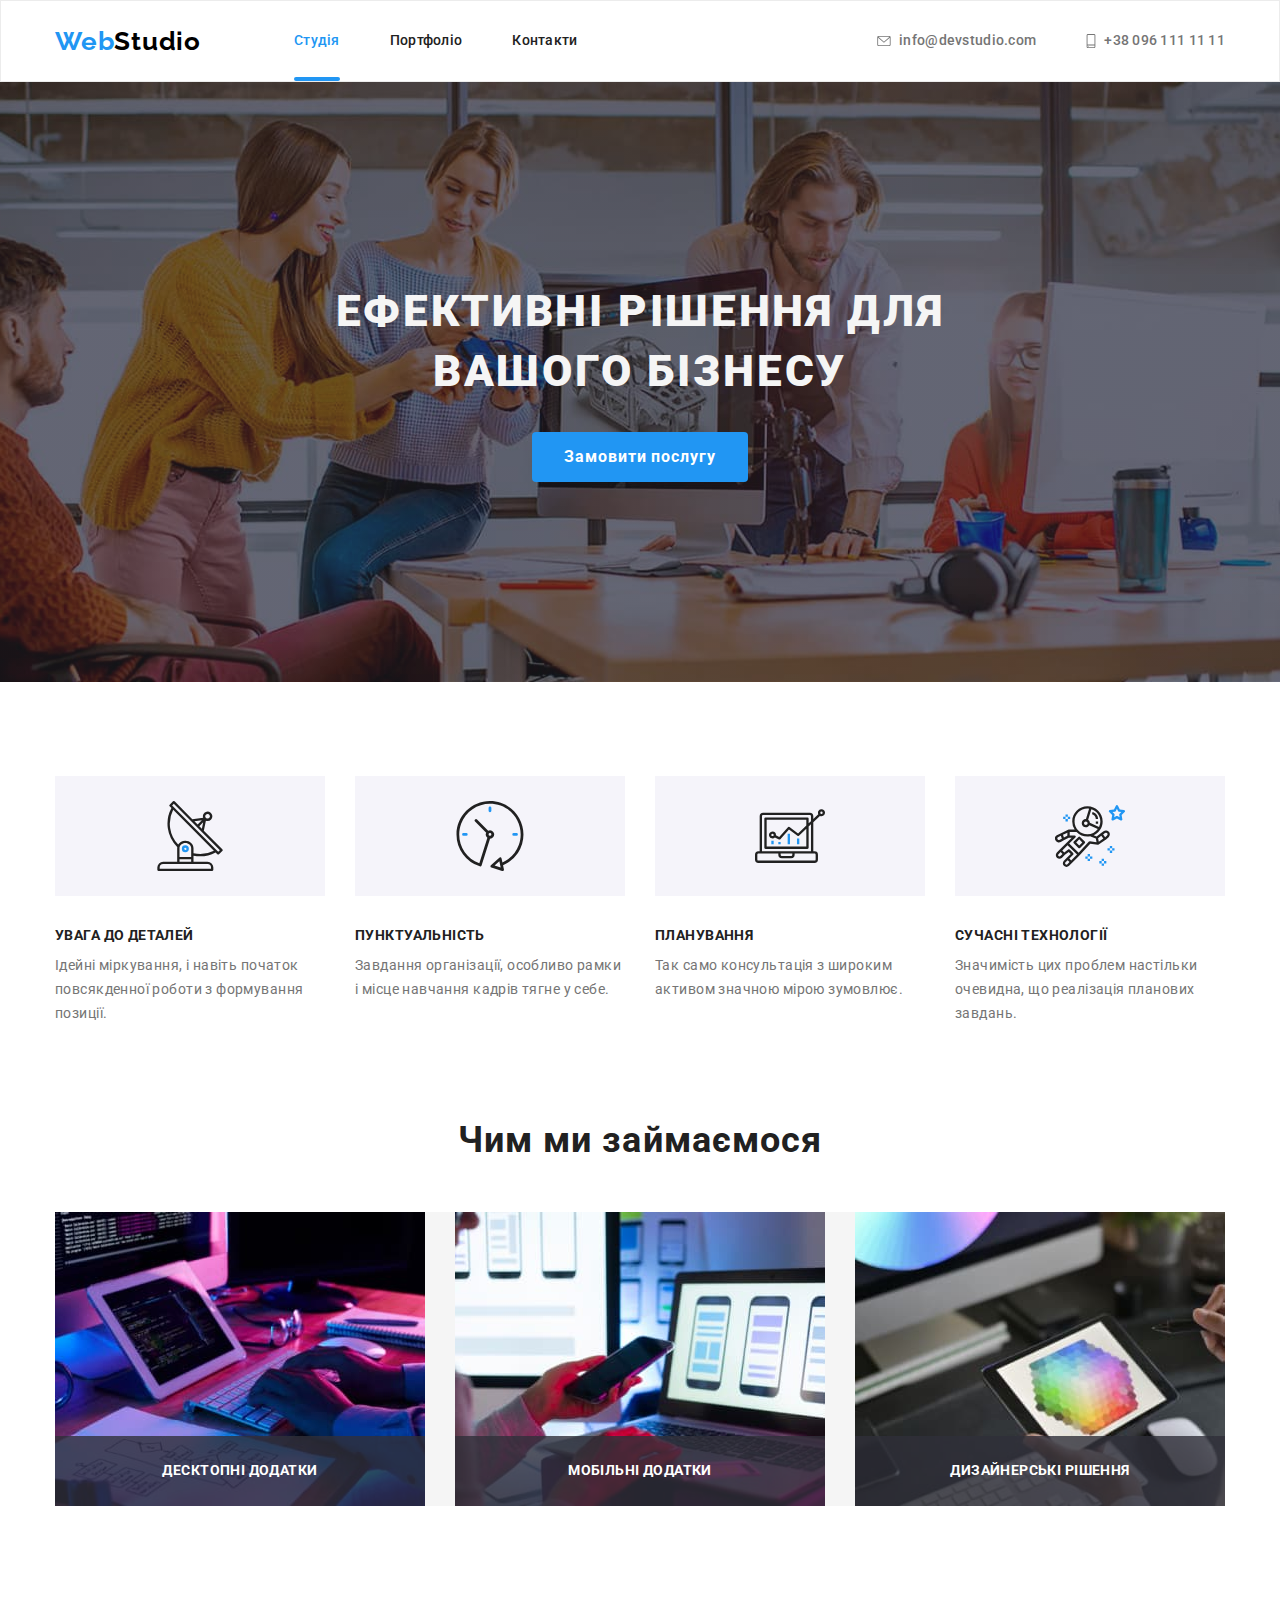
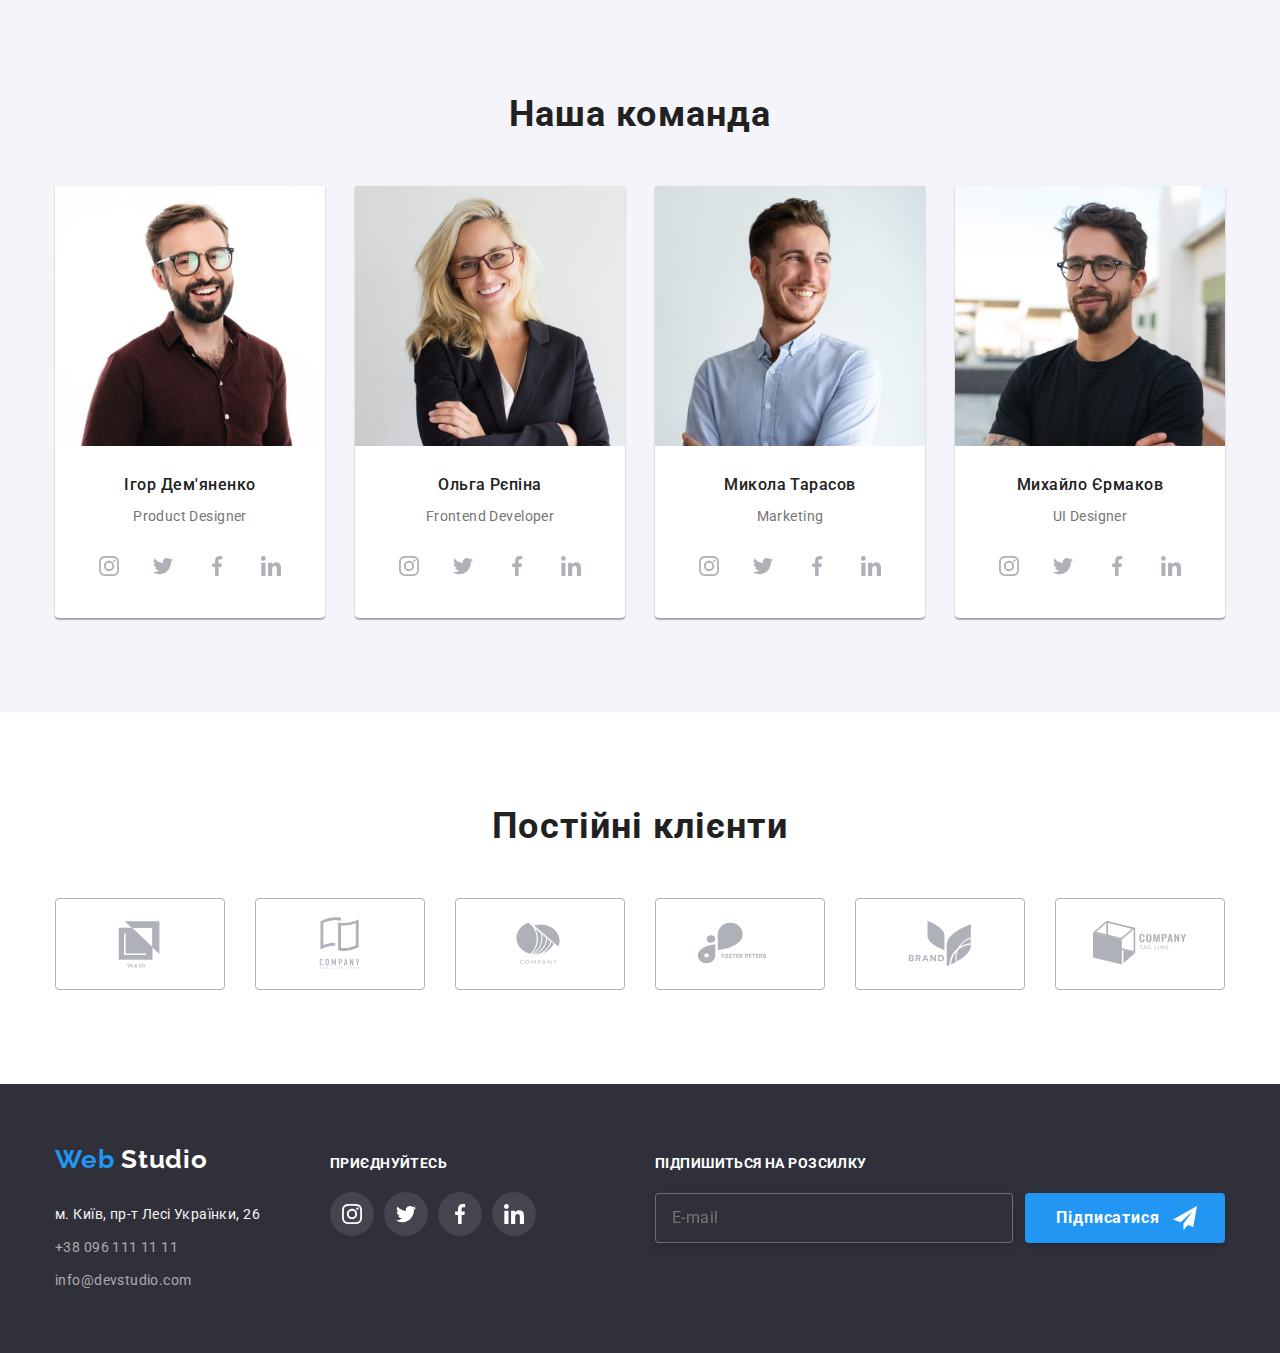
<file: index.html>
<!DOCTYPE html>
<html lang="uk">
  <head>
    <meta charset="UTF-8" />
    <meta http-equiv="X-UA-Compatible" content="IE=edge" />
    <meta name="viewport" content="width=device-width, initial-scale=1.0" />
    <title>goit-marup-hw-08</title>
    <link rel="preconnect" href="https://fonts.googleapis.com" />
    <link rel="preconnect" href="https://fonts.gstatic.com" crossorigin />
    <link
      href="https://fonts.googleapis.com/css2?family=Raleway:wght@700&family=Roboto:wght@400;500;700;900&display=swap"
      rel="stylesheet"
    />
    <link
      rel="stylesheet"
      href="https://cdnjs.cloudflare.com/ajax/libs/modern-normalize/1.1.0/modern-normalize.css"
      integrity="sha512-Y0MM+V6ymRKN2zStTqzQ227DWhhp4Mzdo6gnlRnuaNCbc+YN/ZH0sBCLTM4M0oSy9c9VKiCvd4Jk44aCLrNS5Q=="
      crossorigin="anonymous"
      referrerpolicy="no-referrer"
    />

    <link rel="stylesheet" href="./css/main.min.css" />
  </head>

  <body>
    <header class="header">
      <div class="container main-nav">
        <a href="index.html" class="logo"
          ><span class="logo-style">Web</span>Studio</a
        >
        <nav>
          <ul class="navigation list">
            <li>
              <a href="./index.html" class="navigation__link link current">
                Студія
              </a>
            </li>
            <li>
              <a href="./portfolio.html" class="navigation__link link">
                Портфоліо
              </a>
            </li>
            <li>
              <a href="./index.html" class="navigation__link link">Контакти</a>
            </li>
          </ul>
        </nav>
        <ul class="contact list">
          <li class="contact__items">
            <a href="mailto:info@devstudio.com" class="contact__link link">
              <svg class="contact__icons" width="14" height="10">
                <use href="./images/icons.svg#icon-envelope"></use>
              </svg>
              info@devstudio.com
            </a>
          </li>
          <li class="contact__items">
            <a href="tel:+380961111111" class="contact__link link">
              <svg class="contact__icons" width="10" height="14">
                <use href="./images/icons.svg#icon-smartphone"></use>
              </svg>
              +38 096 111 11 11
            </a>
          </li>
        </ul>
        <button type="button" class="menu-open">
          <svg class="button-icons" width="24" height="16">
            <use class="icon-menu" href="./images/icons.svg#icon-menu"></use>
          </svg>
        </button>
        <div></div>
      </div>
      <div class="mobile-menu is-hidden">
        <div class="menu-content">
          <div>
            <button type="button" class="menu-close">
              <svg class="button-icons" width="40" height="40">
                <use
                  class="icon-close"
                  href="./images/icons.svg#icon-close"
                ></use>
              </svg>
            </button>
            <nav>
              <ul class="mob-navigation list">
                <li>
                  <a
                    href="./index.html"
                    class="mob-navigation__link link mob-current"
                  >
                    Студія
                  </a>
                </li>
                <li>
                  <a href="./portfolio.html" class="mob-navigation__link link">
                    Портфоліо
                  </a>
                </li>
                <li>
                  <a href="./index.html" class="mob-navigation__link link">
                    Контакти
                  </a>
                </li>
              </ul>
            </nav>
          </div>
          <div>
          <div>
            <ul class="mob-contact list">
              <li class="mob-contact__items">
                <a href="tel:+380961111111" class="mob-contact__link link">
                  +38 096 111 11 11
                </a>
              </li>
            </ul>
          </div>
          <div>
            <ul class="mob-mail list">
              <li class="mob-mail__items">
                <a href="mailto:info@devstudio.com" class="mob-mail__link link">
                  info@devstudio.com
                </a>
              </li>
            </ul>
          </div>
          <div>
            <ul class="mob-social list">
              <li class="mob-social__items">
                <a
                  href="http://www.instagram.com"
                  class="mob-social__link link"
                >
                  Instagram
                </a>
                <a href="http://www.twitter.com" class="mob-social__link link">
                  Twitter
                </a>
                <a href="http://www.facebook.com" class="mob-social__link link">
                  Facebook
                </a>
                <a href="http://www.linkedin.com" class="mob-social__link link">
                  LinkedIn
                </a>
              </li>
              <li class="mob-social__items"></li>
              <li class="mob-social__items"></li>
              <li class="mob-social__items"></li>
            </ul>
          </div>
          </div>
        </div>
      </div>
    </header>
    <main>
      <section class="hero">
        <div class="container">
          <h1 class="hero__title">
            Ефективні рішення для
            <br />
            вашого бізнесу
          </h1>
          <button class="btn" data-modal-open type="button">
            Замовити послугу
          </button>
        </div>
      </section>
      <section class="feature">
        <div class="container">
          <h2 class="visually-hidden">Особливості</h2>
          <ul class="feature__list">
            <li class="feature__item">
              <div class="feature__image">
                <svg class="feature__icons" width="70" height="70">
                  <use href="./images/icons.svg#icon-antenna"></use>
                </svg>
              </div>
              <h3 class="title">УВАГА ДО ДЕТАЛЕЙ</h3>
              <p class="text">
                Ідейні міркування, і навіть початок повсякденної роботи з
                формування позиції.
              </p>
            </li>
            <li class="feature__item">
              <div class="feature__image">
                <svg class="feature__icons" width="70" height="70">
                  <use href="./images/icons.svg#icon-clock"></use>
                </svg>
              </div>
              <h3 class="title">ПУНКТУАЛЬНІСТЬ</h3>
              <p class="text">
                Завдання організації, особливо рамки і місце навчання кадрів
                тягне у себе.
              </p>
            </li>
            <li class="feature__item">
              <div class="feature__image">
                <svg class="feature__icons" width="70" height="70">
                  <use href="./images/icons.svg#icon-diagram"></use>
                </svg>
              </div>
              <h3 class="title">ПЛАНУВАННЯ</h3>
              <p class="text">
                Так само консультація з широким активом значною мірою зумовлює.
              </p>
            </li>
            <li class="feature__item">
              <div class="feature__image">
                <svg class="feature__icons" width="70" height="70">
                  <use href="./images/icons.svg#icon-astronaut"></use>
                </svg>
              </div>
              <h3 class="title">СУЧАСНІ ТЕХНОЛОГІЇ</h3>
              <p class="text">
                Значимість цих проблем настільки очевидна, що реалізація
                планових завдань.
              </p>
            </li>
          </ul>
        </div>
      </section>
      <section class="section image">
        <div class="container">
          <h2 class="pretitle">Чим ми займаємося</h2>
          <ul class="image__list">
            <li>
              <div class="image__thumb">
                <picture>
                  <source
                    srcset="
                      ./images/img1-desktop1x.jpg 1x,
                      ./images/img1-desktop2x.jpg 2x
                    "
                    media="(min-width:1200px)"
                  />
                  <img
                    width="370"
                    src="./images/img1-desktop1x.jpg"
                    alt="чоловік працює на планшеті з клавіатурою"
                  />
                </picture>
                <p class="image__desc">Десктопні додатки</p>
              </div>
            </li>
            <li>
              <div class="image__thumb">
                <picture>
                  <source
                    srcset="
                      ./images/img2-desktop1x.jpg 1x,
                      ./images/img2-desktop2x.jpg 2x
                    "
                    media="(min-width:1200px)"
                  />
                  <img
                    width="370"
                    src="./images/img2-desktop1x.jpg"
                    alt="дівчина працює на ноутбуці з смартфоном"
                  />
                </picture>
                <p class="image__desc">Мобільні додатки</p>
              </div>
            </li>
            <li>
              <div class="image__thumb">
                <picture>
                  <source
                    srcset="
                      ./images/img3-desktop1x.jpg 1x,
                      ./images/img3-desktop2x.jpg 2x
                    "
                    media="(min-width:1200px)"
                  />
                  <img
                    width="370"
                    src="./images/img3-desktop1x.jpg"
                    alt="вибір кольору на планшеті"
                  />
                </picture>
                <p class="image__desc">Дизайнерські рішення</p>
              </div>
            </li>
          </ul>
        </div>
      </section>
      <section class="section people-info">
        <div class="container">
          <h2 class="pretitle">Наша команда</h2>
          <ul class="people-info__list">
            <li class="people-info__items">
              <picture>
                <source
                  srcset="
                    ./images/people/IhorDemyanenko-decktop1x.jpg 1x,
                    ./images/people/IhorDemyanenko-decktop2x.jpg 2x
                  "
                  media="(min-width:1200px)"
                />
                <source
                  srcset="
                    ./images/people/IhorDemyanenko-tablet1x.jpg 1x,
                    ./images/people/IhorDemyanenko-tablet2x.jpg 2x
                  "
                  media="(min-width:768px)"
                />
                <source
                  srcset="
                    ./images/people/IhorDemyanenko-mobile1x.jpg 1x,
                    ./images/people/IhorDemyanenko-mobile2x.jpg 2x
                  "
                  media="(min-width:480px)"
                />
                <img
                  srcset="
                    ./images/people/IhorDemyanenko-mobile1x.jpg 1x,
                    ./images/people/IhorDemyanenko-mobile2x.jpg 2x
                  "
                  width="270"
                  src="./images/people/IhorDemyanenko-mobile1x.jpg"
                  alt="Ігор Дем'яненко"
                />
              </picture>

              <div class="people-info__thumb">
                <h3 class="subtitle">Ігор Дем'яненко</h3>
                <p class="text">Product Designer</p>

                <ul class="people-social__list">
                  <li class="people-social__items">
                    <a href="#" class="people-social__link link">
                      <svg class="people-social__icons" width="20" height="20">
                        <use href="./images/icons.svg#icon-instagram"></use>
                      </svg>
                    </a>
                  </li>
                  <li class="people-social__items">
                    <a href="#" class="people-social__link link">
                      <svg class="people-social__icons" width="20" height="20">
                        <use href="./images/icons.svg#icon-twitter"></use>
                      </svg>
                    </a>
                  </li>
                  <li class="people-social__items">
                    <a href="#" class="people-social__link link">
                      <svg class="people-social__icons" width="20" height="20">
                        <use href="./images/icons.svg#icon-facebook"></use>
                      </svg>
                    </a>
                  </li>
                  <li class="people-social__items">
                    <a href="#" class="people-social__link link">
                      <svg class="people-social__icons" width="20" height="20">
                        <use href="./images/icons.svg#icon-linkedin"></use>
                      </svg>
                    </a>
                  </li>
                </ul>
              </div>
            </li>
            <li class="people-info__items">
              <picture>
                <source
                  srcset="
                    ./images/people/OlgaRepina-desktop1x.jpg 1x,
                    ./images/people/OlgaRepina-desktop2x.jpg 2x
                  "
                  media="(min-width: 1200px)"
                />
                <source
                  srcset="
                    ./images/people/OlgaRepina-tablet1x.jpg 1x,
                    ./images/people/OlgaRepina-tablet2x.jpg 2x
                  "
                  media="(min-width: 768px)"
                />
                <source
                  srcset="
                    ./images/people/OlgaRepina-mobile1x.jpg 1x,
                    ./images/people/OlgaRepina-mobile2x.jpg 2x
                  "
                  media="(min-width: 480px)"
                />
                <img
                  srcset="
                    ./images/people/OlgaRepina-mobile1x.jpg 1x,
                    ./images/people/OlgaRepina-mobile2x.jpg 2x
                  "
                  width="270"
                  src="./images/people/OlgaRepina-mobile1x.jpg"
                  alt="Ольга Рєпіна"
                />
              </picture>

              <div class="people-info__thumb">
                <h3 class="subtitle">Ольга Рєпіна</h3>
                <p class="text">Frontend Developer</p>

                <ul class="people-social__list">
                  <li class="people-social__items">
                    <a href="#" class="people-social__link link">
                      <svg class="people-social__icons" width="20" height="20">
                        <use href="./images/icons.svg#icon-instagram"></use>
                      </svg>
                    </a>
                  </li>
                  <li class="people-social__items">
                    <a href="#" class="people-social__link link">
                      <svg class="people-social__icons" width="20" height="20">
                        <use href="./images/icons.svg#icon-twitter"></use>
                      </svg>
                    </a>
                  </li>
                  <li class="people-social__items">
                    <a href="#" class="people-social__link link">
                      <svg class="people-social__icons" width="20" height="20">
                        <use href="./images/icons.svg#icon-facebook"></use>
                      </svg>
                    </a>
                  </li>
                  <li class="people-social__items">
                    <a href="#" class="people-social__link link">
                      <svg class="people-social__icons" width="20" height="20">
                        <use href="./images/icons.svg#icon-linkedin"></use>
                      </svg>
                    </a>
                  </li>
                </ul>
              </div>
            </li>
            <li class="people-info__items">
              <picture>
                <source
                  srcset="
                    ./images/people/MykolaTarasov-desktop1x.jpg 1x,
                    ./images/people/MykolaTarasov-desktop2x.jpg 2x
                  "
                  media="(min-width: 1200px)"
                />
                <source
                  srcset="
                    ./images/people/MykolaTarasov-tablet1x.jpg 1x,
                    ./images/people/MykolaTarasov-tablet2x.jpg 2x
                  "
                  media="(min-width: 768px)"
                />
                <source
                  srcset="
                    ./images/people/MykolaTarasov-mobile1x.jpg 1x,
                    ./images/people/MykolaTarasov-mobile2x.jpg 2x
                  "
                  media="(min-width: 480px)"
                />
                <img
                  srcset="
                    ./images/people/MykolaTarasov-mobile1x.jpg 1x,
                    ./images/people/MykolaTarasov-mobile2x.jpg 2x
                  "
                  width="270"
                  src="./images/people/MykolaTarasov-mobile1x.jpg"
                  alt="Микола Тарасов"
                />
              </picture>

              <div class="people-info__thumb">
                <h3 class="subtitle">Микола Тарасов</h3>
                <p class="text">Marketing</p>

                <ul class="people-social__list">
                  <li class="people-social__items">
                    <a href="#" class="people-social__link link">
                      <svg class="people-social__icons" width="20" height="20">
                        <use href="./images/icons.svg#icon-instagram"></use>
                      </svg>
                    </a>
                  </li>
                  <li class="people-social__items">
                    <a href="#" class="people-social__link link">
                      <svg class="people-social__icons" width="20" height="20">
                        <use href="./images/icons.svg#icon-twitter"></use>
                      </svg>
                    </a>
                  </li>
                  <li class="people-social__items">
                    <a href="#" class="people-social__link link">
                      <svg class="people-social__icons" width="20" height="20">
                        <use href="./images/icons.svg#icon-facebook"></use>
                      </svg>
                    </a>
                  </li>
                  <li class="people-social__items">
                    <a href="#" class="people-social__link link">
                      <svg class="people-social__icons" width="20" height="20">
                        <use href="./images/icons.svg#icon-linkedin"></use>
                      </svg>
                    </a>
                  </li>
                </ul>
              </div>
            </li>
            <li class="people-info__items">
              <picture>
                <source
                  srcset="
                    ./images/people/MykhailoYermakov-desktop1x.jpg 1x,
                    ./images/people/MykhailoYermakov-desktop2x.jpg 2x
                  "
                  media="(min-width: 1200px)"
                />
                <source
                  srcset="
                    ./images/people/MykhailoYermakov-tablet1x.jpg 1x,
                    ./images/people/MykhailoYermakov-tablet2x.jpg 2x
                  "
                  media="(min-width: 768px)"
                />
                <source
                  srcset="
                    ./images/people/MykhailoYermakov-mobile1x.jpg 1x,
                    ./images/people/MykhailoYermakov-mobile2x.jpg 2x
                  "
                  media="(min-width: 480px)"
                />
                <img
                  srcset="
                    ./images/people/MykhailoYermakov-mobile1x.jpg 1x,
                    ./images/people/MykhailoYermakov-mobile2x.jpg 2x
                  "
                  width="270"
                  src="./images/people/MykhailoYermakov-mobile1x.jpg"
                  alt="Михайло Єрмаков"
                />
              </picture>

              <div class="people-info__thumb">
                <h3 class="subtitle">Михайло Єрмаков</h3>
                <p class="text">UI Designer</p>

                <ul class="people-social__list">
                  <li class="people-social__items">
                    <a href="#" class="people-social__link link">
                      <svg class="people-social__icons" width="20" height="20">
                        <use href="./images/icons.svg#icon-instagram"></use>
                      </svg>
                    </a>
                  </li>
                  <li class="people-social__items">
                    <a href="#" class="people-social__link link">
                      <svg class="people-social__icons" width="20" height="20">
                        <use href="./images/icons.svg#icon-twitter"></use>
                      </svg>
                    </a>
                  </li>
                  <li class="people-social__items">
                    <a href="#" class="people-social__link link">
                      <svg class="people-social__icons" width="20" height="20">
                        <use href="./images/icons.svg#icon-facebook"></use>
                      </svg>
                    </a>
                  </li>
                  <li class="people-social__items">
                    <a href="#" class="people-social__link link">
                      <svg class="people-social__icons" width="20" height="20">
                        <use href="./images/icons.svg#icon-linkedin"></use>
                      </svg>
                    </a>
                  </li>
                </ul>
              </div>
            </li>
          </ul>
        </div>
      </section>
      <section class="section clients">
        <div class="container">
          <h2 class="pretitle">Постійні клієнти</h2>
          <ul class="clients__list">
            <li class="clients__items">
              <a href="#" class="clients__link link">
                <svg class="clients__icons">
                  <use href="./images/icons.svg#icon-logo1"></use>
                </svg>
              </a>
            </li>
            <li class="clients__items">
              <a href="#" class="clients__link link">
                <svg class="clients__icons">
                  <use href="./images/icons.svg#icon-logo2"></use>
                </svg>
              </a>
            </li>
            <li class="clients__items">
              <a href="#" class="clients__link link">
                <svg class="clients__icons">
                  <use href="./images/icons.svg#icon-logo3"></use>
                </svg>
              </a>
            </li>
            <li class="clients__items">
              <a href="#" class="clients__link link">
                <svg class="clients__icons">
                  <use href="./images/icons.svg#icon-logo4"></use>
                </svg>
              </a>
            </li>
            <li class="clients__items">
              <a href="#" class="clients__link link">
                <svg class="clients__icons">
                  <use href="./images/icons.svg#icon-logo5"></use>
                </svg>
              </a>
            </li>
            <li class="clients__items">
              <a href="#" class="clients__link link">
                <svg class="clients__icons">
                  <use href="./images/icons.svg#icon-logo6"></use>
                </svg>
              </a>
            </li>
          </ul>
        </div>
      </section>
    </main>
    <footer class="page-footer">
      <div class="page-footer__container container">
        <div class="adress">
          <a href="index.html" class="logo logo-color">
            <span class="logo-style">Web</span>
            Studio
          </a>
          <address>
            <ul class="adress__list">
              <li class="adress__item">
                <a href="" class="adress__sity">
                  м. Київ, пр-т Лесі Українки, 26
                </a>
              </li>
              <li class="adress__item">
                <a href="tel:+380961111111" class="adress__text">
                  +38 096 111 11 11
                </a>
              </li>
              <li class="adress__item">
                <a href="mailto:info@devstudio.com" class="adress__text">
                  info@devstudio.com
                </a>
              </li>
            </ul>
          </address>
        </div>
        <div class="social">
          <p class="social__title">приєднуйтесь</p>
          <ul class="social__list">
            <li class="social__items">
              <a href="#" class="social__link link">
                <svg class="social__icons" width="20" height="20">
                  <use href="./images/icons.svg#icon-instagram"></use>
                </svg>
              </a>
            </li>
            <li class="social__items">
              <a href="#" class="social__link link">
                <svg class="social__icons" width="20" height="20">
                  <use href="./images/icons.svg#icon-twitter"></use>
                </svg>
              </a>
            </li>
            <li class="social__items">
              <a href="#" class="social__link link">
                <svg class="social__icons" width="20" height="20">
                  <use href="./images/icons.svg#icon-facebook"></use>
                </svg>
              </a>
            </li>
            <li class="social__items">
              <a href="#" class="social__link link">
                <svg class="social__icons" width="20" height="20">
                  <use href="./images/icons.svg#icon-linkedin"></use>
                </svg>
              </a>
            </li>
          </ul>
        </div>
        <div class="subscribe">
          <form class="subscribe__form">
            <label for="subscribe-email" class="subscribe__label">
              ПІДПИШИТЬСЯ НА РОЗСИЛКУ
            </label>
            <div class="subscribe__wrapper">
              <input
                class="subscribe__input"
                type="email"
                placeholder="E-mail"
                name="newsletter subscription"
                id="subscribe-email"
              />
              <button class="subscribe__btn" type="submit">
                Підписатися
                <svg class="subscribe__icons" width="24" height="24">
                  <use href="./images/icons.svg#icon-iconsend"></use>
                </svg>
              </button>
            </div>
          </form>
        </div>
      </div>
    </footer>

    <div class="backdrop is-hidden" data-modal>
      <div class="modal">
        <p class="modal__title">Залиште свої дані, ми вам передзвонимо</p>
        <form>
          <div class="modal__input-group">
            <label class="modal__label" for="name">Ім'я</label>
            <div class="modal__input-wrapper">
              <input class="modal__input" type="text" name="name" id="name" />
              <svg class="modal__input-icons" width="18" height="18">
                <use href="./images/icons.svg#icon-personblack"></use>
              </svg>
            </div>
          </div>

          <div class="modal__input-group">
            <label class="modal__label" for="phone">Телефон</label>
            <div class="modal__input-wrapper">
              <input class="modal__input" type="tel" name="phone" id="phone" />
              <svg class="modal__input-icons" width="18" height="18">
                <use href="./images/icons.svg#icon-phoneblack"></use>
              </svg>
            </div>
          </div>

          <div class="modal__input-group">
            <label class="modal__label" for="email">Пошта</label>
            <div class="modal__input-wrapper">
              <input
                class="modal__input"
                type="email"
                name="email"
                id="email"
              />
              <svg class="modal__input-icons" width="18" height="18">
                <use href="./images/icons.svg#icon-email"></use>
              </svg>
            </div>
          </div>

          <div class="modal__input-group">
            <label class="modal__label" for="comment">Коментар</label>
            <textarea
              name="comment"
              id="comment"
              class="modal__input-comment"
              placeholder="Введіть текст"
            ></textarea>
          </div>

          <div class="coordination">
            <input
              class="coordination__input visually-hidden"
              type="checkbox"
              name="coordination"
              id="coordination"
            />
            <label class="coordination__label" for="coordination">
              <span class="coordination__check">
                <svg width="11" height="8">
                  <use href="./images/icons.svg#icon-vector"></use>
                </svg>
              </span>
              Погоджуюся з розсилкою та приймаю
            </label>
            <a class="coordination__contract" href="">Умови договору</a>
          </div>

          <button class="button-send" type="submit">Відправити</button>
        </form>
        <button type="button" class="modal__close" data-modal-close>
          <svg class="button-icons" width="18" height="18">
            <use href="./images/close.svg#icon-close"></use>
          </svg>
        </button>
      </div>
    </div>
    <script src="./js/modal.js"></script>
    <script src="./js/mobile-menu.js"></script>
  </body>
</html>
</file>
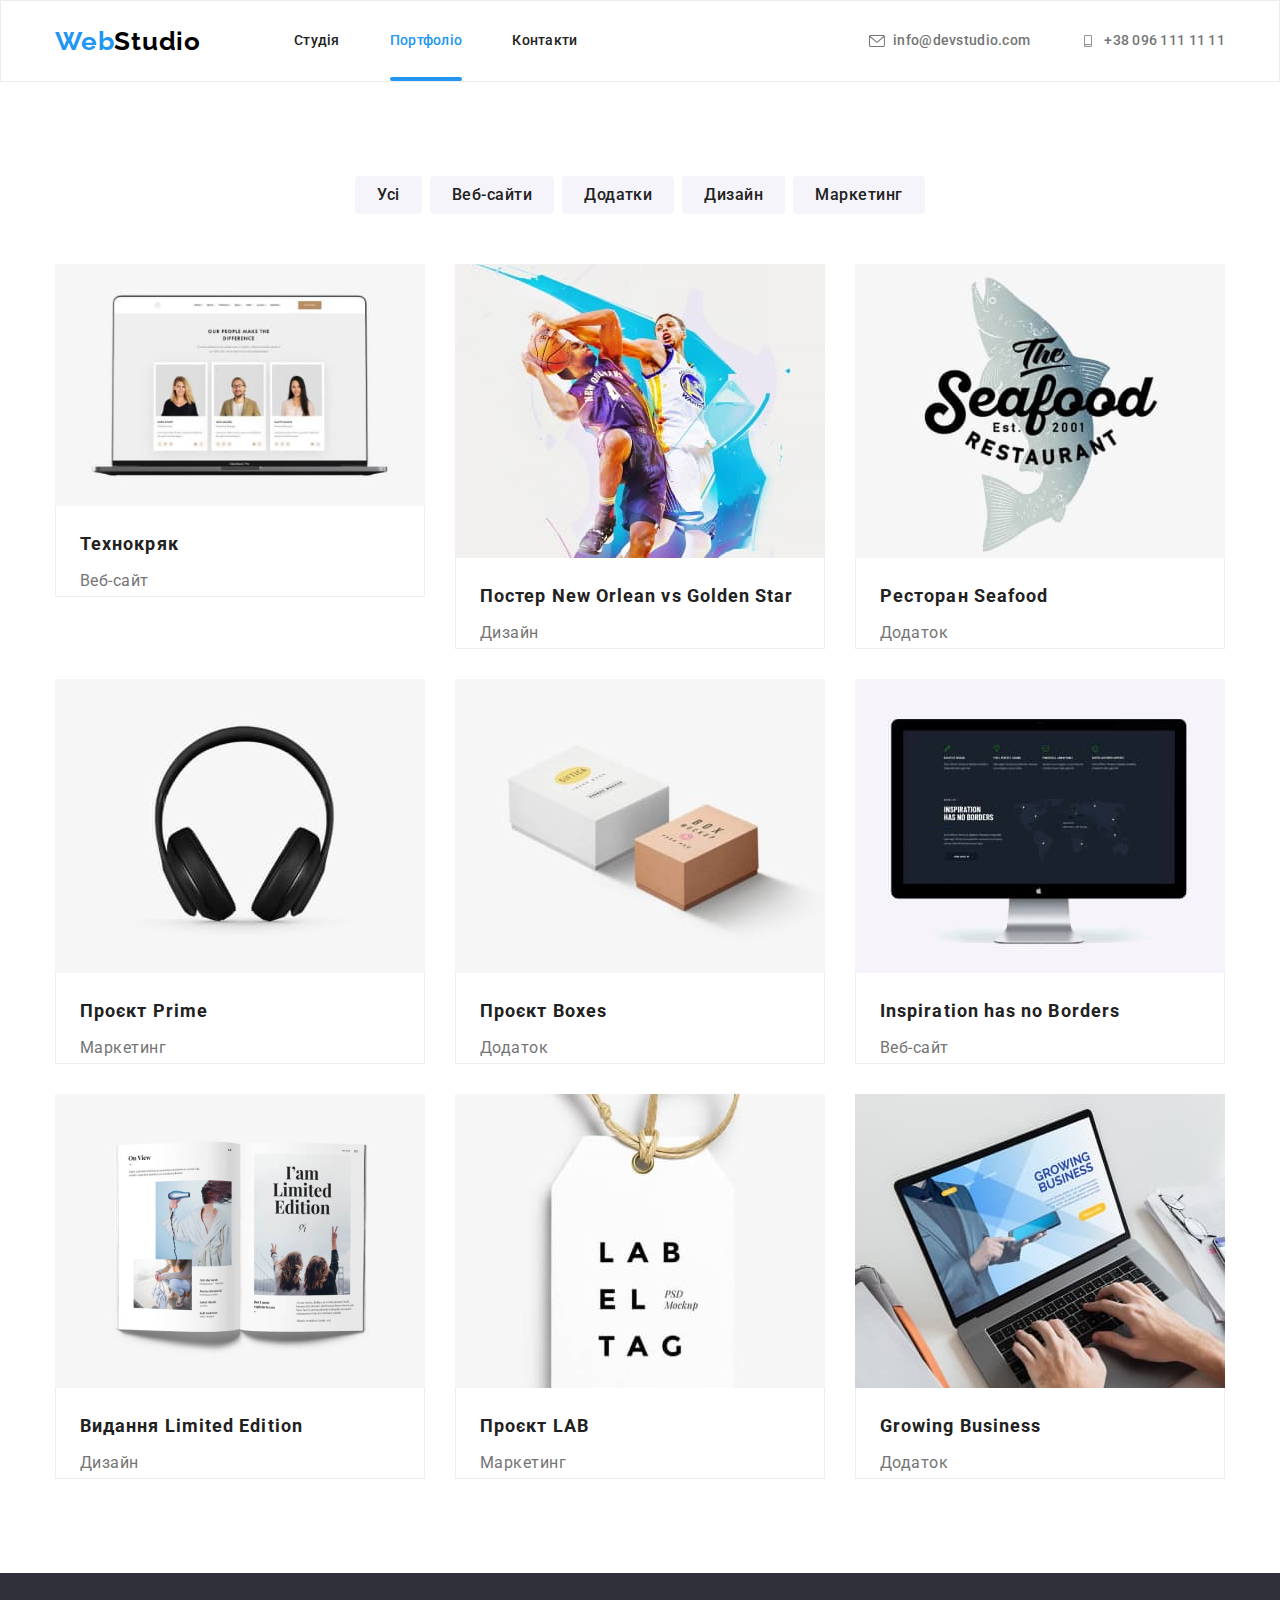
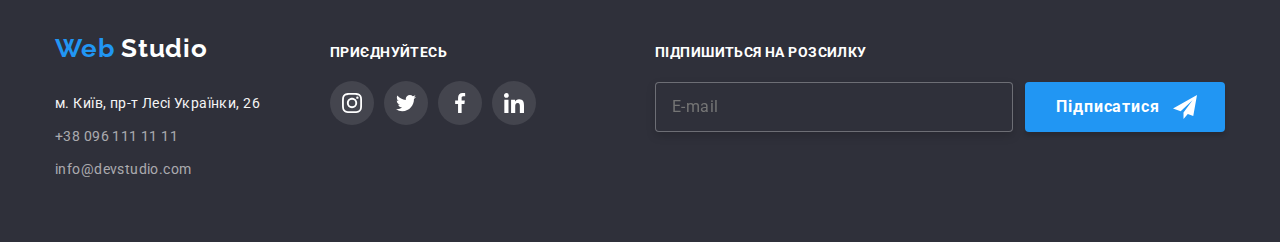
<file: portfolio.html>
<!DOCTYPE html>
<html lang="uk">
  <head>
    <meta charset="UTF-8" />
    <meta http-equiv="X-UA-Compatible" content="IE=edge" />
    <meta name="viewport" content="width=device-width, initial-scale=1.0" />
    <title>goit-marup-hw-08</title>
    <link rel="preconnect" href="https://fonts.googleapis.com" />
    <link rel="preconnect" href="https://fonts.gstatic.com" crossorigin />
    <link
      href="https://fonts.googleapis.com/css2?family=Raleway:wght@700&family=Roboto:wght@400;500;700;900&display=swap"
      rel="stylesheet"
    />
    <link
      rel="stylesheet"
      href="https://cdnjs.cloudflare.com/ajax/libs/modern-normalize/1.1.0/modern-normalize.css"
      integrity="sha512-Y0MM+V6ymRKN2zStTqzQ227DWhhp4Mzdo6gnlRnuaNCbc+YN/ZH0sBCLTM4M0oSy9c9VKiCvd4Jk44aCLrNS5Q=="
      crossorigin="anonymous"
      referrerpolicy="no-referrer"
    />

    <link rel="stylesheet" href="./css/main.min.css" />
  </head>

  <body>
    <header class="header">
      <div class="container main-nav">
        <a href="index.html" class="logo"
          ><span class="logo-style">Web</span>Studio</a
        >
        <nav>
          <ul class="navigation list">
            <li>
              <a href="./index.html" class="navigation__link link">Студія</a>
            </li>
            <li>
              <a href="./portfolio.html" class="navigation__link link current">
                Портфоліо
              </a>
            </li>
            <li>
              <a href="./index.html" class="navigation__link link">Контакти</a>
            </li>
          </ul>
        </nav>
        <ul class="contact list">
          <li class="contact__items">
            <a href="mailto:info@devstudio.com" class="contact__link link">
              <svg class="contact__icons" width="16" height="12">
                <use href="./images/icons.svg#icon-envelope"></use>
              </svg>
              info@devstudio.com
            </a>
          </li>
          <li class="contact__items">
            <a href="tel:+380961111111" class="contact__link link">
              <svg class="contact__icons" width="16" height="12">
                <use href="./images/icons.svg#icon-smartphone"></use>
              </svg>
              +38 096 111 11 11
            </a>
          </li>
        </ul>
        <button type="button" class="menu-open">
          <svg class="button-icons" width="24" height="16">
            <use class="icon-menu" href="./images/icons.svg#icon-menu"></use>
          </svg>
        </button>
      </div>
      <div class="mobile-menu is-hidden">
        <div class="menu-content">
          <div>
            <button type="button" class="menu-close">
              <svg class="button-icons" width="40" height="40">
                <use
                  class="icon-close"
                  href="./images/icons.svg#icon-close"
                ></use>
              </svg>
            </button>
            <nav>
              <ul class="mob-navigation list">
                <li>
                  <a href="./index.html" class="mob-navigation__link link">
                    Студія
                  </a>
                </li>
                <li>
                  <a
                    href="./portfolio.html"
                    class="mob-navigation__link link mob-current"
                  >
                    Портфоліо
                  </a>
                </li>
                <li>
                  <a href="./index.html" class="mob-navigation__link link">
                    Контакти
                  </a>
                </li>
              </ul>
            </nav>
          </div>
          <div>
            <ul class="mob-contact list">
              <li class="mob-contact__items">
                <a href="tel:+380961111111" class="mob-contact__link link">
                  +38 096 111 11 11
                </a>
              </li>
            </ul>
          </div>
          <div>
            <ul class="mob-mail list">
              <li class="mob-mail__items">
                <a href="mailto:info@devstudio.com" class="mob-mail__link link">
                  info@devstudio.com
                </a>
              </li>
            </ul>
          </div>
          <div>
            <ul class="mob-social list">
              <li class="mob-social__items">
                <a
                  href="http://www.instagram.com"
                  class="mob-social__link link"
                >
                  Instagram
                </a>
                <a href="http://www.twitter.com" class="mob-social__link link">
                  Twitter
                </a>
                <a href="http://www.facebook.com" class="mob-social__link link">
                  Facebook
                </a>
                <a href="http://www.linkedin.com" class="mob-social__link link">
                  LinkedIn
                </a>
              </li>
              <li class="mob-social__items"></li>
              <li class="mob-social__items"></li>
              <li class="mob-social__items"></li>
            </ul>
          </div>
        </div>
      </div>
    </header>
    <main>
      <section class="section">
        <div class="container">
          <h1 class="visually-hidden">Portfilo content</h1>
          <ul class="filter-button">
            <li class="filter-button__click">
              <button class="filter-button__btn" type="button">Усі</button>
            </li>
            <li class="filter-button__click">
              <button class="filter-button__btn" type="button">
                Веб-сайти
              </button>
            </li>
            <li class="filter-button__click">
              <button class="filter-button__btn" type="button">Додатки</button>
            </li>
            <li class="filter-button__click">
              <button class="filter-button__btn" type="button">Дизайн</button>
            </li>
            <li class="filter-button__click">
              <button class="filter-button__btn" type="button">
                Маркетинг
              </button>
            </li>
          </ul>
          <ul class="portfolio">
            <li class="portfolio__item">
              <div class="portfolio__thumb">
                <picture>
                  <source
                    srcset="
                      ./images/porfolio/technokryak-decktop1x.jpg 1x,
                      ./images/porfolio/technokryak-decktop2x.jpg 2x
                    "
                    media="(min-width:1200px)"
                  />
                  <source
                    srcset="
                      ./images/porfolio/technokryak-tablet1x.jpg 1x,
                      ./images/porfolio/technokryak-tablet2x.jpg 2x
                    "
                    media="(min-width:768px)"
                  />
                  <source
                    srcset="
                      ./images/porfolio/technokryak-mobile1x.jpg 1x,
                      ./images/porfolio/technokryak-mobile2x.jpg 2x
                    "
                    media="(min-width:480px)"
                  />
                </picture>
                <img
                  srcset="
                    ./images/porfolio/technokryak-mobile1x.jpg 1x,
                    ./images/porfolio/technokryak-mobile2x.jpg 2x
                  "
                  width="370"
                  
                  src="./images/porfolio/technokryak-mobile1x.jpg"
                  alt="Технокряк"
                />
                <p class="portfolio__desc">
                  Ресурс пропонує комплексні пропозиції з різним рівнем
                  функціоналу та сервісів. Все це дозволить відвідувачу отримати
                  вичерпні відомості про компанію чи приватну особу.
                </p>
              </div>

              <div class="portfolio__info">
                <h2 class="portfolio__title">Технокряк</h2>
                <p class="portfolio__text">Веб-сайт</p>
              </div>
            </li>
            <li class="portfolio__item">
              <div class="portfolio__thumb">
                <picture>
                  <source
                    srcset="
                      ./images/porfolio/posterneworleanvsgoldenstar-decktop1x.jpg 1x,
                      ./images/porfolio/posterneworleanvsgoldenstar-decktop2x.jpg 2x
                    "
                    media="(min-width:1200px)"
                  />
                  <source
                    srcset="
                      ./images/porfolio/posterneworleanvsgoldenstar-tablet1x.jpg 1x,
                      ./images/porfolio/posterneworleanvsgoldenstar-tablet2x.jpg 2x
                    "
                    media="(min-width:768px)"
                  />
                  <source
                    srcset="
                      ./images/porfolio/posterneworleanvsgoldenstar-mobile1x.jpg 1x,
                      ./images/porfolio/posterneworleanvsgoldenstar-mobile2x.jpg 2x
                    "
                    media="(min-width:480px)"
                  />
                </picture>
                <img
                  srcset="
                    ./images/porfolio/posterneworleanvsgoldenstar-desktop1x.jpg 1x,
                    ./images/porfolio/posterneworleanvsgoldenstar-desktop2x.jpg 2x
                  "
                  width="370"
                  height="294"
                  src="./images/porfolio/posterneworleanvsgoldenstar-desktop1x.jpg"
                  alt="Постер New Orlean vs Golden Star"
                />
                <p class="portfolio__desc">
                  Ресурс пропонує комплексні пропозиції з різним рівнем
                  функціоналу та сервісів. Все це дозволить відвідувачу отримати
                  вичерпні відомості про компанію чи приватну особу.
                </p>
              </div>

              <div class="portfolio__info">
                <h2 class="portfolio__title">
                  Постер New Orlean vs Golden Star
                </h2>
                <p class="portfolio__text">Дизайн</p>
              </div>
            </li>
            <li class="portfolio__item">
              <div class="portfolio__thumb">
                <picture>
                  <source
                    srcset="
                      ./images/porfolio/restoranseafood-decktop1x.jpg 1x,
                      ./images/porfolio/restoranseafood-decktop2x.jpg 2x
                    "
                    media="(min-width:1200px)"
                  />
                  <source
                    srcset="
                      ./images/porfolio/restoranseafood-tablet1x.jpg 1x,
                      ./images/porfolio/restoranseafood-tablet2x.jpg 2x
                    "
                    media="(min-width:768px)"
                  />
                  <source
                    srcset="
                      ./images/porfolio/restoranseafood-mobile1x.jpg 1x,
                      ./images/porfolio/restoranseafood-mobile2x.jpg 2x
                    "
                    media="(min-width:480px)"
                  />
                </picture>
                <img
                  srcset="
                    ./images/porfolio/restoranseafood-desktop1x.jpg 1x,
                    ./images/porfolio/restoranseafood-desktop2x.jpg 2x
                  "
                  width="370"
                  height="294"
                  src="./images/porfolio/restoranseafood-desktop1x.jpg"
                  alt="Ресторан Seafood"
                />
                <p class="portfolio__desc">
                  Ресурс пропонує комплексні пропозиції з різним рівнем
                  функціоналу та сервісів. Все це дозволить відвідувачу отримати
                  вичерпні відомості про компанію чи приватну особу.
                </p>
              </div>

              <div class="portfolio__info">
                <h2 class="portfolio__title">Ресторан Seafood</h2>
                <p class="portfolio__text">Додаток</p>
              </div>
            </li>
            <li class="portfolio__item">
              <div class="portfolio__thumb">
                <picture>
                  <source
                    srcset="
                      ./images/porfolio/projectprime-decktop1x.jpg 1x,
                      ./images/porfolio/projectprime-decktop2x.jpg 2x
                    "
                    media="(min-width:1200px)"
                  />
                  <source
                    srcset="
                      ./images/porfolio/projectprime-tablet1x.jpg 1x,
                      ./images/porfolio/projectprime-tablet2x.jpg 2x
                    "
                    media="(min-width:768px)"
                  />
                  <source
                    srcset="
                      ./images/porfolio/projectprime-mobile1x.jpg 1x,
                      ./images/porfolio/projectprime-mobile2x.jpg 2x
                    "
                    media="(min-width:480px)"
                  />
                </picture>
                <img
                  srcset="
                    ./images/porfolio/projectprime-desktop1x.jpg 1x,
                    ./images/porfolio/projectprime-desktop2x.jpg 2x
                  "
                  width="370"
                  height="294"
                  src="./images/porfolio/projectprime-desktop1x.jpg"
                  alt="Проєкт Prime"
                />
                <p class="portfolio__desc">
                  Ресурс пропонує комплексні пропозиції з різним рівнем
                  функціоналу та сервісів. Все це дозволить відвідувачу отримати
                  вичерпні відомості про компанію чи приватну особу.
                </p>
              </div>

              <div class="portfolio__info">
                <h2 class="portfolio__title">Проєкт Prime</h2>
                <p class="portfolio__text">Маркетинг</p>
              </div>
            </li>
            <li class="portfolio__item">
              <div class="portfolio__thumb">
                <picture>
                  <source
                    srcset="
                      ./images/porfolio/projectboxes-decktop1x.jpg 1x,
                      ./images/porfolio/projectboxes-decktop2x.jpg 2x
                    "
                    media="(min-width:1200px)"
                  />
                  <source
                    srcset="
                      ./images/porfolio/projectboxes-tablet1x.jpg 1x,
                      ./images/porfolio/projectboxes-tablet2x.jpg 2x
                    "
                    media="(min-width:768px)"
                  />
                  <source
                    srcset="
                      ./images/porfolio/projectboxes-mobile1x.jpg 1x,
                      ./images/porfolio/projectboxes-mobile2x.jpg 2x
                    "
                    media="(min-width:480px)"
                  />
                </picture>
                <img
                  srcset="
                    ./images/porfolio/projectboxes-desktop1x.jpg 1x,
                    ./images/porfolio/projectboxes-desktop2x.jpg 2x
                  "
                  width="370"
                  height="294"
                  src="./images/porfolio/projectboxes-desktop1x.jpg"
                  alt="Проєкт Boxes"
                />
                <p class="portfolio__desc">
                  Ресурс пропонує комплексні пропозиції з різним рівнем
                  функціоналу та сервісів. Все це дозволить відвідувачу отримати
                  вичерпні відомості про компанію чи приватну особу.
                </p>
              </div>

              <div class="portfolio__info">
                <h2 class="portfolio__title">Проєкт Boxes</h2>
                <p class="portfolio__text">Додаток</p>
              </div>
            </li>
            <li class="portfolio__item">
              <div class="portfolio__thumb">
                <picture>
                  <source
                    srcset="
                      ./images/porfolio/inspirationhasnoborders-decktop1x.jpg 1x,
                      ./images/porfolio/inspirationhasnoborders-decktop2x.jpg 2x
                    "
                    media="(min-width:1200px)"
                  />
                  <source
                    srcset="
                      ./images/porfolio/inspirationhasnoborders-tablet1x.jpg 1x,
                      ./images/porfolio/inspirationhasnoborders-tablet2x.jpg 2x
                    "
                    media="(min-width:768px)"
                  />
                  <source
                    srcset="
                      ./images/porfolio/inspirationhasnoborders-mobile1x.jpg 1x,
                      ./images/porfolio/inspirationhasnoborders-mobile2x.jpg 2x
                    "
                    media="(min-width:480px)"
                  />
                </picture>
                <img
                  srcset="
                    ./images/porfolio/inspirationhasnoborders-desktop1x.jpg 1x,
                    ./images/porfolio/inspirationhasnoborders-desktop2x.jpg 2x
                  "
                  width="370"
                  height="294"
                  src="./images/porfolio/inspirationhasnoborders-desktop1x.jpg"
                  alt="Inspiration has no Borders"
                />
                <p class="portfolio__desc">
                  Ресурс пропонує комплексні пропозиції з різним рівнем
                  функціоналу та сервісів. Все це дозволить відвідувачу отримати
                  вичерпні відомості про компанію чи приватну особу.
                </p>
              </div>

              <div class="portfolio__info">
                <h2 class="portfolio__title">Inspiration has no Borders</h2>
                <p class="portfolio__text">Веб-сайт</p>
              </div>
            </li>
            <li class="portfolio__item">
              <div class="portfolio__thumb">
                <picture>
                  <source
                    srcset="
                      ./images/porfolio/editionlimitededition-decktop1x.jpg 1x,
                      ./images/porfolio/editionlimitededition-decktop2x.jpg 2x
                    "
                    media="(min-width:1200px)"
                  />
                  <source
                    srcset="
                      ./images/porfolio/editionlimitededition-tablet1x.jpg 1x,
                      ./images/porfolio/editionlimitededition-tablet2x.jpg 2x
                    "
                    media="(min-width:768px)"
                  />
                  <source
                    srcset="
                      ./images/porfolio/editionlimitededition-mobile1x.jpg 1x,
                      ./images/porfolio/editionlimitededition-mobile2x.jpg 2x
                    "
                    media="(min-width:480px)"
                  />
                </picture>
                <img
                  srcset="
                    ./images/porfolio/editionlimitededition-desktop1x.jpg 1x,
                    ./images/porfolio/editionlimitededition-desktop2x.jpg 2x
                  "
                  width="370"
                  height="294"
                  src="./images/porfolio/editionlimitededition-desktop1x.jpg"
                  alt="Видання Limited Edition"
                />
                <p class="portfolio__desc">
                  Ресурс пропонує комплексні пропозиції з різним рівнем
                  функціоналу та сервісів. Все це дозволить відвідувачу отримати
                  вичерпні відомості про компанію чи приватну особу.
                </p>
              </div>

              <div class="portfolio__info">
                <h2 class="portfolio__title">Видання Limited Edition</h2>
                <p class="portfolio__text">Дизайн</p>
              </div>
            </li>
            <li class="portfolio__item">
              <div class="portfolio__thumb">
                <picture>
                  <source
                    srcset="
                      ./images/porfolio/projectlab-decktop1x.jpg 1x,
                      ./images/porfolio/projectlab-decktop2x.jpg 2x
                    "
                    media="(min-width:1200px)"
                  />
                  <source
                    srcset="
                      ./images/porfolio/projectlab-tablet1x.jpg 1x,
                      ./images/porfolio/projectlab-tablet2x.jpg 2x
                    "
                    media="(min-width:768px)"
                  />
                  <source
                    srcset="
                      ./images/porfolio/projectlab-mobile1x.jpg 1x,
                      ./images/porfolio/projectlab-mobile2x.jpg 2x
                    "
                    media="(min-width:480px)"
                  />
                </picture>
                <img
                  srcset="
                    ./images/porfolio/projectlab-desktop1x.jpg 1x,
                    ./images/porfolio/projectlab-desktop2x.jpg 2x
                  "
                  width="370"
                  height="294"
                  src="./images/porfolio/projectlab-desktop1x.jpg"
                  alt="Проєкт LAB"
                />
                <p class="portfolio__desc">
                  Ресурс пропонує комплексні пропозиції з різним рівнем
                  функціоналу та сервісів. Все це дозволить відвідувачу отримати
                  вичерпні відомості про компанію чи приватну особу.
                </p>
              </div>

              <div class="portfolio__info">
                <h2 class="portfolio__title">Проєкт LAB</h2>
                <p class="portfolio__text">Маркетинг</p>
              </div>
            </li>
            <li class="portfolio__item">
              <div class="portfolio__thumb">
                <picture>
                  <source
                    srcset="
                      ./images/porfolio/growingbusiness-decktop1x.jpg 1x,
                      ./images/porfolio/growingbusiness-decktop2x.jpg 2x
                    "
                    media="(min-width:1200px)"
                  />
                  <source
                    srcset="
                      ./images/porfolio/growingbusiness-tablet1x.jpg 1x,
                      ./images/porfolio/growingbusiness-tablet2x.jpg 2x
                    "
                    media="(min-width:768px)"
                  />
                  <source
                    srcset="
                      ./images/porfolio/growingbusiness-mobile1x.jpg 1x,
                      ./images/porfolio/growingbusiness-mobile2x.jpg 2x
                    "
                    media="(min-width:480px)"
                  />
                </picture>
                <img
                  srcset="
                    ./images/porfolio/growingbusiness-desktop1x.jpg 1x,
                    ./images/porfolio/growingbusiness-desktop2x.jpg 2x
                  "
                  width="370"
                  height="294"
                  src="./images/porfolio/growingbusiness-desktop1x.jpg"
                  alt="Growing Business"
                />
                <p class="portfolio__desc">
                  Ресурс пропонує комплексні пропозиції з різним рівнем
                  функціоналу та сервісів. Все це дозволить відвідувачу отримати
                  вичерпні відомості про компанію чи приватну особу.
                </p>
              </div>

              <div class="portfolio__info">
                <h2 class="portfolio__title">Growing Business</h2>
                <p class="portfolio__text">Додаток</p>
              </div>
            </li>
          </ul>
        </div>
      </section>
    </main>
    <footer class="page-footer">
      <div class="page-footer__container container">
        <div class="adress">
          <a href="index.html" class="logo logo-color">
            <span class="logo-style">Web</span>
            Studio
          </a>
          <address>
            <ul class="adress__list">
              <li class="adress__item">
                <a href="" class="adress__sity">
                  м. Київ, пр-т Лесі Українки, 26
                </a>
              </li>
              <li class="adress__item">
                <a href="tel:+380961111111" class="adress__text">
                  +38 096 111 11 11
                </a>
              </li>
              <li class="adress__item">
                <a href="mailto:info@devstudio.com" class="adress__text">
                  info@devstudio.com
                </a>
              </li>
            </ul>
          </address>
        </div>
        <div class="social">
          <p class="social__title">приєднуйтесь</p>
          <ul class="social__list">
            <li class="social__items">
              <a href="#" class="social__link link">
                <svg class="social__icons" width="20" height="20">
                  <use href="./images/icons.svg#icon-instagram"></use>
                </svg>
              </a>
            </li>
            <li class="social__items">
              <a href="#" class="social__link link">
                <svg class="social__icons" width="20" height="20">
                  <use href="./images/icons.svg#icon-twitter"></use>
                </svg>
              </a>
            </li>
            <li class="social__items">
              <a href="#" class="social__link link">
                <svg class="social__icons" width="20" height="20">
                  <use href="./images/icons.svg#icon-facebook"></use>
                </svg>
              </a>
            </li>
            <li class="social__items">
              <a href="#" class="social__link link">
                <svg class="social__icons" width="20" height="20">
                  <use href="./images/icons.svg#icon-linkedin"></use>
                </svg>
              </a>
            </li>
          </ul>
        </div>
        <div class="subscribe">
          <form class="subscribe__form">
            <label for="subscribe-email" class="subscribe__label">
              ПІДПИШИТЬСЯ НА РОЗСИЛКУ
            </label>
            <div class="subscribe__wrapper">
              <input
                class="subscribe__input"
                type="email"
                placeholder="E-mail"
                name="newsletter subscription"
                id="subscribe-email"
              />
              <button class="subscribe__btn" type="submit">
                Підписатися
                <svg class="subscribe__icons" width="24" height="24">
                  <use href="./images/icons.svg#icon-iconsend"></use>
                </svg>
              </button>
            </div>
          </form>
        </div>
      </div>
    </footer>
    <script src="./js/mobile-menu.js"></script>
  </body>
</html>
</file>
<file: css/main.min.css>
p,h1,h2,h3,h4,h5,h6{margin:0}body{font-family:"Roboto",sans-serif;color:#212121;background-color:#fff;margin-left:auto;margin-right:auto}img{display:block;width:100%;height:auto}ul{margin:0;padding-left:0;list-style:none}.visually-hidden{position:absolute;width:1px;height:1px;margin:-1px;border:0;padding:0;white-space:nowrap;overflow:hidden}.container{padding-left:15px;padding-right:15px;margin:0 auto}@media screen and (min-width: 480px){.container{width:480px}}@media screen and (min-width: 768px){.container{width:768px}}@media screen and (min-width: 1200px){.container{width:1200px}}@media screen and (max-width: 767px){.section{padding-top:60px;padding-bottom:60px}}@media screen and (min-width: 768px){.section{padding-top:60px;padding-bottom:60px}}@media screen and (min-width: 1200px){.section{padding-top:94px;padding-bottom:94px}}.link{font-size:14px;font-weight:500;line-height:1.14;letter-spacing:.02em;text-decoration:none;color:#212121;transition-property:color;transition-duration:250ms;transition-timing-function:cubic-bezier(0.4, 0, 0.2, 1)}.link:hover,.link:focus{color:#2196f3}.list{list-style:none}.btn{background-color:#2196f3;color:#fff;border-radius:4px;border:none;margin-top:30px;padding:10px 32px;font-family:"Roboto";font-style:normal;font-size:16px;font-weight:700;line-height:1.88;letter-spacing:.06em;transition-property:background-color;transition-duration:250ms;transition-timing-function:cubic-bezier(0.4, 0, 0.2, 1)}@media screen and (max-width: 1199px){.btn{padding:10px 24px}}.btn:hover,.btn:focus{background-color:#188ce8}.title{margin-bottom:10px;font-size:14px;line-height:1.33;letter-spacing:.03em;text-transform:uppercase}.pretitle{margin-bottom:30px;font-size:28px;line-height:1.17;letter-spacing:.03em;text-align:center;color:#212121}@media screen and (min-width: 1200px){.pretitle{margin-bottom:50px;font-size:36px;line-height:1.16;letter-spacing:.03em}}.subtitle{margin-bottom:10px;font-family:"Roboto";font-style:normal;font-size:16px;font-weight:500;line-height:1.18;letter-spacing:.03em;color:#212121;text-align:center}.text{font-size:14px;line-height:1.71;letter-spacing:.03em;color:#757575}.menu-open{display:flex;align-items:center;justify-content:center;margin-left:auto;margin-right:auto;top:21px;right:25px;border:0;background-color:rgba(0,0,0,0);position:absolute}@media screen and (min-width: 768px){.menu-open{display:none}}.mobile-menu{position:fixed;top:0;width:100%;height:100%;z-index:1;overflow-y:auto;background-color:#fff;transition:opacity 250ms cubic-bezier(0.4, 0, 0.2, 1),visibility 250ms cubic-bezier(0.4, 0, 0.2, 1)}.menu-content{padding-left:40px;padding-top:48px;padding-bottom:48px;display:flex;flex-direction:column;justify-content:space-between;width:100%;height:100%}.menu-close{display:flex;align-items:center;justify-content:center;margin-left:auto;margin-right:auto;top:21px;right:25px;border:0;background-color:rgba(0,0,0,0);position:absolute;width:40px;height:40px;cursor:pointer}.menu-close:hover,.menu-close:focus{color:#2196f3}.mob-navigation li{margin-bottom:32px}.mob-navigation li:last-child{margin-bottom:0px}.mob-navigation a{font-size:40px;font-weight:500;line-height:1.18;letter-spacing:.02em;color:#212121;text-decoration:none}.mob-navigation .list{cursor:pointer}.mob-navigation .mob-navigation .current{color:#2196f3}.mob-navigation__link.link.mob-current{position:relative;color:#2196f3}.mob-current::after{content:"";background-color:#2196f3;border-radius:2px}.mob-contact a{color:#2196f3;font-size:34px;font-weight:500;line-height:1.18;letter-spacing:.02em;text-decoration:none}.mob-contact.link{color:#2196f3;font-size:34px;font-weight:500;line-height:1.18;letter-spacing:.02em}.mob-contact__link{color:#757575;transition-property:color;transition-duration:250ms;transition-timing-function:cubic-bezier(0.4, 0, 0.2, 1)}.mob-contact__link:hover,.mob-contact__link:focus{color:#2196f3}.mob-contact__icons{fill:currentColor}.mob-mail{margin-top:32px}.mob-mail a{color:#757575;font-size:24px;font-weight:500;line-height:1.17;letter-spacing:.02em;text-decoration:none}.mob-mail.link{color:#2196f3;font-size:34px;font-weight:500;line-height:1.18;letter-spacing:.02em}.mob-mail__link{color:#757575;transition-property:color;transition-duration:250ms;transition-timing-function:cubic-bezier(0.4, 0, 0.2, 1)}.mob-mail__link:hover,.mob-mail__link:focus{color:#2196f3}.mob-mail__icons{fill:currentColor}.mob-social{margin-top:64px;display:flex}.mob-social__link{border-right:1px solid rgba(33,33,33,.2)}.mob-social .mob-social__items a{color:#2196f3;font-size:18px;font-weight:500;line-height:1.22;letter-spacing:.02em;padding-right:10px;padding-left:10px;transform:rotate(90deg)}.mob-social a:last-child{padding-right:0px;border-right:none}.mob-social a:first-child{padding-left:0px}.is-hidden{opacity:0;visibility:hidden;pointer-events:none}.mobile-menu.is-hidden .menu-content{transform:translate(-50%, -50%) scale(0)}.logo{font-family:"Raleway";font-style:normal;color:#000;text-decoration:none}@media screen and (max-width: 1199px){.logo{font-size:24px;font-weight:700;line-height:1.16;letter-spacing:.03em}}@media screen and (min-width: 1200px){.logo{font-size:26px;font-weight:700;line-height:1.19;letter-spacing:.03em}}.logo-color{color:#fff;margin-bottom:20px}@media screen and (min-width: 768px)and (max-width: 1199px){.logo-color{display:flex;justify-content:center}}@media screen and (min-width: 1200px){.logo-color{margin-bottom:28px;display:block}}.logo-style{color:#2196f3}.header{border:1px solid #ececec}.main-nav{display:flex;align-items:center;justify-content:center}@media screen and (max-width: 767px){.main-nav{height:60px;justify-content:flex-start}}@media screen and (min-width: 768px){.main-nav{height:80px}}@media screen and (max-width: 767px){.navigation{display:none}}@media screen and (min-width: 768px){.navigation{display:flex;align-items:center;justify-content:center;margin-left:88px}}@media screen and (min-width: 1200px){.navigation{display:flex;align-items:center;justify-content:center;margin-left:93px}}.navigation li{margin-right:50px}.navigation li:last-child{margin-right:0}.navigation a{font-size:14px;font-weight:500;line-height:1.14;letter-spacing:.02em;color:#212121;text-decoration:none}.navigation .list{cursor:pointer}.navigation .navigation__link .current{color:#2196f3}.navigation .navigation__link{display:block;padding-top:32px;padding-bottom:32px}.navigation__link.link.current{position:relative;color:#2196f3}.current::after{content:"";display:block;width:100%;height:4px;bottom:0;position:absolute;background-color:#2196f3;border-radius:2px}@media screen and (max-width: 767px){.contact{display:none}}@media screen and (min-width: 768px)and (max-width: 1199px){.contact{display:flex;flex-wrap:wrap;justify-content:flex-start;margin-left:96px}}@media screen and (min-width: 1200px){.contact{display:flex;align-items:center;justify-content:center;margin-left:auto}}.contact a{color:#757575;text-decoration:none}@media screen and (min-width: 480px){.contact a{font-size:12px;font-weight:500;line-height:1.17;letter-spacing:.02em}}@media screen and (min-width: 768px){.contact a{font-size:12px;font-weight:500;line-height:1.17;letter-spacing:.02em}}@media screen and (min-width: 1200px){.contact a{font-size:14px;font-weight:500;line-height:1.14;letter-spacing:.02em}}@media screen and (min-width: 768px)and (max-width: 1199px){.contact li{margin-bottom:10px}}@media screen and (min-width: 1200px){.contact li{margin-right:50px}.contact li:last-child{margin-right:0}}.contact li:last-child{margin-bottom:0px}.contact.link{display:block;padding-top:32px;padding-bottom:32px}.contact__link{display:flex;align-items:center;justify-content:center;width:100%;height:100%;color:#757575;transition-property:color;transition-duration:250ms;transition-timing-function:cubic-bezier(0.4, 0, 0.2, 1)}.contact__link:hover,.contact__link:focus{color:#2196f3}.contact__icons{fill:currentColor;margin-right:8px}.hero{background:#2f303a;text-align:center;background-image:linear-gradient(rgba(47, 48, 58, 0.4), rgba(47, 48, 58, 0.4)),url("../images/header/header-mobile1x.jpg");background-repeat:no-repeat;background-position:center;margin-left:auto;margin-right:auto;background-size:cover}@media screen and (max-width: 1199px){.hero{padding-top:118px;padding-bottom:118px}}@media screen and (min-width: 1200px){.hero{padding-top:200px;padding-bottom:200px}}@media screen and (min-device-pixel-ratio: 2),screen and (-webkit-min-device-pixel-ratio: 2),screen and (min-resolution: 192dpi),screen and (min-resolution: 2dppx){.hero{background-image:linear-gradient(rgba(47, 48, 58, 0.4), rgba(47, 48, 58, 0.4)),url("../images/header/header-mobile2x.jpg")}}@media screen and (min-width: 768px){.hero{background-image:linear-gradient(rgba(47, 48, 58, 0.4), rgba(47, 48, 58, 0.4)),url("../images/header/header-tablet1x.jpg")}}@media screen and (min-width: 768px)and (min-device-pixel-ratio: 2),screen and (min-width: 768px)and (-webkit-min-device-pixel-ratio: 2),screen and (min-width: 768px)and (min-resolution: 192dpi),screen and (min-width: 768px)and (min-resolution: 2dppx){.hero{background-image:linear-gradient(rgba(47, 48, 58, 0.4), rgba(47, 48, 58, 0.4)),url("../images/header/header-tablet2x.jpg")}}@media screen and (min-width: 1200px){.hero{background-size:200px 452px 280px 452px;background-image:linear-gradient(rgba(47, 48, 58, 0.4), rgba(47, 48, 58, 0.4)),url("../images/header/header-desktop1x.jpg")}}@media screen and (min-width: 1200px)and (min-device-pixel-ratio: 2),screen and (min-width: 1200px)and (-webkit-min-device-pixel-ratio: 2),screen and (min-width: 1200px)and (min-resolution: 192dpi),screen and (min-width: 1200px)and (min-resolution: 2dppx){.hero{background-image:linear-gradient(rgba(47, 48, 58, 0.4), rgba(47, 48, 58, 0.4)),url("../images/header/header-desktop2x.jpg")}}.hero__title{text-align:center;text-transform:uppercase;color:#f5f5f5}@media screen and (max-width: 1199px){.hero__title{font-size:26px;font-weight:900;line-height:1.61;letter-spacing:.06em}}@media screen and (min-width: 1200px){.hero__title{font-size:44px;font-weight:900;line-height:1.36;letter-spacing:.06em}}.feature{padding-top:60px;padding-bottom:60px}@media screen and (min-width: 1200px){.feature{padding-top:94px;padding-bottom:0px}}.feature__list{gap:30px}@media screen and (min-width: 768px){.feature__list{display:flex;flex-wrap:wrap}}@media screen and (max-width: 767px){.feature__list .feature__item{width:100%;margin-bottom:30px}}@media screen and (min-width: 768px){.feature__list .feature__item{width:calc((100% - 30px)/2)}}@media screen and (min-width: 1200px){.feature__list .feature__item{width:calc((100% - 90px)/4)}}@media screen and (max-width: 767px){.feature__list .feature__item:last-child{margin-bottom:0px}}@media screen and (max-width: 767px){.feature__item .title{text-align:center}}.feature__image{width:100%;height:120px;margin-bottom:30px;display:flex;align-items:center;justify-content:center;background-color:#f5f4fa}@media screen and (min-width: 768px){.feature__image{width:354px;margin-bottom:30px}}@media screen and (min-width: 1200px){.feature__image{width:270px}}@media screen and (max-width: 1199px){.image{display:none}}.image__list{display:flex;flex-wrap:wrap;background:#f5f5f5}.image__list li{margin-right:30px}.image__list li:nth-child(3n){margin-right:0}.image__thumb{position:relative}.image__desc{display:flex;align-items:center;justify-content:center;position:absolute;bottom:0;width:100%;height:70px;background-color:rgba(47,48,58,.8);color:#fff;font-size:14px;font-weight:700;line-height:1.14;letter-spacing:.03em;text-align:center;text-transform:uppercase}.people-info{background:#f5f4fa}@media screen and (min-width: 768px){.people-info__list{display:flex;flex-wrap:wrap;gap:30px}}.people-info__items{width:100%;box-shadow:0px 1px 3px rgba(0,0,0,.12),0px 1px 1px rgba(0,0,0,.14),0px 2px 1px rgba(0,0,0,.2);border-radius:0px 0px 4px 4px}@media screen and (max-width: 767px){.people-info__items{margin-bottom:30px}}@media screen and (min-width: 768px){.people-info__items{width:calc((100% - 30px)/2)}}@media screen and (min-width: 1200px){.people-info__items{width:calc((100% - 90px)/4)}}.people-info__items{background:#fff}@media screen and (max-width: 767px){.people-info__list li:nth-child(n+4){margin-bottom:0px}}@media screen and (min-width: 768px)and (max-width: 1199px){.people-info__list li:nth-child(n+3){margin-bottom:0px}}.people-info__thumb{text-align:center;margin-top:30px}.people-info__thumb p{padding-bottom:16px}.people-social__list{display:flex;align-items:center;justify-content:center}.people-social__items{width:44px;height:44px;margin-bottom:30px}.people-social__items:not(:last-child){margin-right:10px}@media screen and (max-width: 767px){.people-social__list li:nth-child(n+4){margin-bottom:30px}}@media screen and (min-width: 768px)and (max-width: 1199px){.people-social__list li:nth-child(n+3){margin-bottom:30px}}.people-social__link{display:flex;align-items:center;justify-content:center;width:100%;height:100%;color:#afb1b8;border-radius:50%;transition-property:color;transition-duration:250ms;transition-timing-function:cubic-bezier(0.4, 0, 0.2, 1);transition-property:background-color;transition-duration:250ms;transition-timing-function:cubic-bezier(0.4, 0, 0.2, 1)}.people-social__link:hover,.people-social__link:focus{color:#fff;background-color:#2196f3}.people-social__icons{fill:currentColor}.clients__list{display:flex;flex-wrap:wrap;gap:30px}@media screen and (min-width: 1200px){.clients__list{display:flex;align-items:center;justify-content:center}}.clients__items{width:170px;height:92px}@media screen and (max-width: 767px){.clients__items{width:calc((100% - 30px)/2)}}@media screen and (min-width: 768px)and (max-width: 1199px){.clients__items{width:calc((100% - 60px)/3)}}.clients__link{display:flex;align-items:center;justify-content:center;width:100%;height:100%;color:#afb1b8;border:1px solid #afb1b8;border-radius:4px;transition-property:color,border;transition-duration:250ms;transition-timing-function:cubic-bezier(0.4, 0, 0.2, 1)}.clients__link:hover,.clients__link:focus{color:#2196f3;border:1px solid #2196f3}.clients__icons{width:106px;height:60px;fill:currentColor}.page-footer{padding-top:60px;padding-bottom:60px;background:#2f303a;font-family:"Roboto";font-style:normal;font-size:14px;font-weight:400;line-height:1.71;letter-spacing:.03em}@media screen and (max-width: 767px){.page-footer__container{display:block}}@media screen and (min-width: 768px)and (max-width: 1199px){.page-footer__container{display:flex;align-items:baseline;justify-content:space-around;align-content:stretch;flex-direction:row;flex-wrap:wrap}}@media screen and (min-width: 1200px){.page-footer__container{display:flex;align-items:baseline}}@media screen and (max-width: 767px){.adress{display:flex;flex-direction:column;justify-content:center;align-items:center;width:100%;margin-left:auto;margin-right:auto}}@media screen and (min-width: 1200px){.adress{display:inline-block;margin-right:70px}}.adress__list{display:inline-block;margin-left:auto;margin-right:auto;margin-bottom:60px}@media screen and (min-width: 1200px){.adress__list{margin-bottom:0px}}@media screen and (max-width: 1199px){.adress__list .adress__item{text-align:center}}.adress__item:not(:last-child){margin-bottom:9px}.adress__sity{display:block;font-family:"Roboto";font-style:normal;font-size:14px;font-weight:400;line-height:1.71;letter-spacing:.03em;text-decoration:none;color:#f5f5f5;background:#2f303a;transition-property:color;transition-duration:250ms;transition-timing-function:cubic-bezier(0.4, 0, 0.2, 1)}.adress__text{display:block;font-family:"Roboto";font-style:normal;font-size:14px;font-weight:400;line-height:1.71;letter-spacing:.03em;text-decoration:none;color:rgba(255,255,255,.6);background:#2f303a;transition-property:color;transition-duration:250ms;transition-timing-function:cubic-bezier(0.4, 0, 0.2, 1)}.adress__list :hover,.adress__list :focus{color:#2196f3}@media screen and (max-width: 767px){.social{display:flex;flex-direction:column;justify-content:center;align-items:center;width:100%;margin-left:auto;margin-right:auto;margin-bottom:60px}}@media screen and (min-width: 1200px){.social{display:inline-block}}.social__title{margin-bottom:20px;font-size:14px;font-weight:700;line-height:1.14;letter-spacing:.03em;text-transform:uppercase;color:#fff}@media screen and (min-width: 768px)and (max-width: 1199px){.social__title{display:flex;justify-content:center}}.social__list{display:flex}.social__items{width:44px;height:44px}.social__items:not(:last-child){margin-right:10px}.social__link{display:flex;align-items:center;justify-content:center;width:100%;height:100%;color:#fff;background-color:rgba(255,255,255,.1);border-radius:50%;transition-property:background-color;transition-duration:250ms;transition-timing-function:cubic-bezier(0.4, 0, 0.2, 1)}.social__link:hover,.social__link:focus{background-color:#2196f3}.social__icons{fill:#fff}.subscribe{display:inline-block;margin-left:auto;width:100%}@media screen and (min-width: 1200px){.subscribe{width:570px;height:86px;top:0;left:0}}.subscribe__form{background-color:#2f303a}.subscribe__label{font-family:"Roboto";font-style:normal;font-weight:700;font-size:14px;line-height:1.33;letter-spacing:.03em;text-transform:uppercase;color:#fff}@media screen and (max-width: 1199px){.subscribe__label{display:flex;justify-content:center;align-items:center;margin-bottom:20px}}@media screen and (min-width: 1200px){.subscribe__label{display:flex;margin-bottom:20px}}@media screen and (max-width: 1199px){.subscribe__wrapper{display:flex;flex-direction:column;justify-content:center;align-items:center;width:100%}}@media screen and (min-width: 1200px){.subscribe__wrapper{display:inline-flex}}.subscribe__input{font-family:"Roboto";font-style:normal;width:100%;height:50px;font-size:16px;font-weight:400;line-height:1.25;letter-spacing:.03em;color:#fff;background-color:#2f303a;border:1px solid rgba(255,255,255,.3);filter:drop-shadow(0px 4px 4px rgba(0, 0, 0, 0.15));border-radius:4px;outline:none;display:inline-block}@media screen and (min-width: 768px){.subscribe__input{width:450px;height:50px}}@media screen and (min-width: 1200px){.subscribe__input{width:358px;height:50px;padding-left:16px;margin-bottom:20px}}.subscribe__btn{width:200px;height:50px;background:#2196f3;box-shadow:0px 4px 4px rgba(0,0,0,.15);border-radius:4px;border:none;font-family:"Roboto";font-style:normal;font-size:16px;font-weight:700;line-height:1.88;letter-spacing:.06em;color:#fff;position:relative;margin-left:0px;margin-top:20px;padding-right:62px;padding-left:28px;padding-top:10px;padding-bottom:10px}@media screen and (min-width: 1200px){.subscribe__btn{margin-left:12px;margin-top:0px}}.subscribe__icons{position:absolute;top:50%;right:28px;transform:translateY(-50%);fill:#fff}.subscribe__icons svg{display:flex;align-items:center;justify-content:center}.filter-button{margin-bottom:40px;display:flex;flex-wrap:wrap;width:100%}@media screen and (min-width: 768px){.filter-button{justify-content:center}}@media screen and (min-width: 1200px){.filter-button{margin-bottom:50px;display:flex;justify-content:center}}.filter-button__btn{padding-left:22px;padding-right:22px;padding-top:6px;padding-bottom:6px;border-radius:4px;border:none;font-family:"Roboto";font-style:normal;font-size:16px;font-weight:500;line-height:1.62;letter-spacing:.03em;color:#212121;background:#f5f4fa;transition-property:color;transition-duration:250ms;transition-timing-function:cubic-bezier(0.4, 0, 0.2, 1);transition-property:background-color;transition-duration:250ms;transition-timing-function:cubic-bezier(0.4, 0, 0.2, 1);cursor:pointer}.filter-button__click{margin-right:8px}@media screen and (max-width: 767px){.filter-button__click:nth-child(3){margin-right:124px}.filter-button__click:nth-child(-n+3){margin-bottom:15px}}.filter-button__click:last-child{margin-right:0}.filter-button__click :hover,.filter-button__click :focus{color:#fff;background:#2196f3}.portfolio{gap:30px}@media screen and (min-width: 768px){.portfolio{display:flex;flex-wrap:wrap;cursor:pointer}}.portfolio__item{transition-property:box-shadow;transition-duration:250ms;transition-timing-function:cubic-bezier(0.4, 0, 0.2, 1)}@media screen and (max-width: 767px){.portfolio__item{width:450px;margin-bottom:30px}}.portfolio__item:last-child{margin-bottom:0px}@media screen and (min-width: 768px)and (max-width: 1199px){.portfolio__item{width:calc((100% - 30px)/2)}}@media screen and (min-width: 1200px){.portfolio__item{width:calc((100% - 60px)/3)}}.portfolio__item:hover,.portfolio__item:focus{box-shadow:0px 1px 1px rgba(0,0,0,.12),0px 4px 4px rgba(0,0,0,.06),1px 4px 6px rgba(0,0,0,.16)}.portfolio__item:hover .portfolio__desc,.portfolio__item:focus .portfolio__desc{transform:translateY(0%)}.portfolio__info{border:1px solid #eee;border-top:none;padding-left:24px;padding-right:24px;padding-top:20px;padding-bottom:20px}.portfolio__info:last-child{padding-bottom:0px}.portfolio__thumb{position:relative;overflow:hidden}.portfolio__desc{position:absolute;top:0;height:100%;transition:transform 250ms cubic-bezier(0.4, 0, 0.2, 1);font-size:18px;font-weight:400;line-height:1.56;letter-spacing:.03em;background-color:rgba(33,150,243,.9);color:#fff;padding-top:63px;padding-bottom:63px;padding-left:24px;padding-right:24px;transform:translateY(100%)}.portfolio__title{margin-bottom:4px;font-size:18px;font-weight:700;line-height:2;letter-spacing:.06em;color:#212121}.portfolio__text{font-size:16px;font-weight:400;line-height:1.88;letter-spacing:.03em;color:#757575}.backdrop{position:fixed;top:0;width:100%;height:100%;background-color:rgba(0,0,0,.2);transition:opacity 250ms cubic-bezier(0.4, 0, 0.2, 1),visibility 250ms cubic-bezier(0.4, 0, 0.2, 1)}.modal{position:absolute;top:50%;left:50%;transform:translate(-50%, -50%) scale(1);background-color:#fff;box-shadow:0px 1px 3px rgba(0,0,0,.12),0px 1px 1px rgba(0,0,0,.14),0px 2px 1px rgba(0,0,0,.2);border-radius:4px;padding-left:40px;padding-top:40px;padding-right:40px;padding-bottom:40px;transition:transform 250ms cubic-bezier(0.4, 0, 0.2, 1)}@media screen and (max-width: 1199px){.modal{width:450px;min-height:609px}}@media screen and (min-width: 1200px){.modal{width:528px;min-height:521px}}.modal__title{font-family:"Roboto";font-style:normal;font-weight:700;font-size:20px;line-height:1.15;text-align:center;letter-spacing:.03em;color:#212121;margin-bottom:2px}.modal__input-group{width:100%;display:flex;flex-direction:column}.modal__label{font-family:"Roboto";font-style:normal;font-weight:400;font-size:12px;line-height:1.17;letter-spacing:.01em;color:#757575;margin-bottom:4px;margin-top:10px;display:block}.modal__input-wrapper{position:relative}.modal__input-comment::-moz-placeholder{font-family:"Roboto";font-style:normal;font-size:12px;font-weight:400;line-height:1.16;letter-spacing:.01em;color:rgba(117,117,117,.5)}.modal__input-comment:-ms-input-placeholder{font-family:"Roboto";font-style:normal;font-size:12px;font-weight:400;line-height:1.16;letter-spacing:.01em;color:rgba(117,117,117,.5)}.modal__input-comment::placeholder{font-family:"Roboto";font-style:normal;font-size:12px;font-weight:400;line-height:1.16;letter-spacing:.01em;color:rgba(117,117,117,.5)}.modal__input{width:100%;height:40px;border:1px solid rgba(33,33,33,.2);border-radius:4px;padding-left:42px;transition-property:border-color;transition-duration:250ms;transition-timing-function:cubic-bezier(0.4, 0, 0.2, 1);outline:none;cursor:pointer}.modal__input:hover,.modal__input:focus{border-color:#2196f3}.modal__input:hover+svg,.modal__input:focus+svg{fill:#2196f3}.modal__input-comment{width:100%;height:120px;border:1px solid rgba(33,33,33,.2);border-radius:4px;padding:12px 16px;resize:none;transition-property:border-color;transition-duration:250ms;transition-timing-function:cubic-bezier(0.4, 0, 0.2, 1);outline:none;cursor:pointer;margin-bottom:20px}.modal__input-comment:hover,.modal__input-comment:focus{border-color:#2196f3}.modal__input-icons{position:absolute;fill:#212121;top:50%;left:11px;transform:translateY(-50%);transition-property:fill;transition-duration:250ms;transition-timing-function:cubic-bezier(0.4, 0, 0.2, 1)}.coordination{width:100%;display:flex;align-items:center;justify-content:center}.coordination__label{display:flex;align-items:center;height:24px;color:#757575}@media screen and (min-width: 480px){.coordination__label{font-size:12px;font-weight:400;line-height:1.17;letter-spacing:.03em}}@media screen and (min-width: 768px){.coordination__label{font-size:12px;font-weight:400;line-height:1.17;letter-spacing:.03em}}@media screen and (min-width: 1200px){.coordination__label{font-size:14px;font-weight:400;line-height:1.71;letter-spacing:.03em}}.coordination__check{width:16px;height:15px;border:1px solid #212121;border-radius:2px;margin-right:7px;display:flex;align-items:center;justify-content:center;cursor:pointer}.coordination__check svg{fill:rgba(0,0,0,0);transition-property:fill;transition-duration:250ms;transition-timing-function:cubic-bezier(0.4, 0, 0.2, 1)}.coordination__input:checked+label>span{border:none;background-color:#2196f3;transition-property:background-color;transition-duration:250ms;transition-timing-function:cubic-bezier(0.4, 0, 0.2, 1)}.coordination__input:checked+label>span svg{fill:#fff}.coordination__contract{font-family:"Roboto";font-style:normal;color:#2196f3;margin-left:7px}@media screen and (min-width: 480px){.coordination__contract{font-size:12px;font-weight:400;line-height:1.17;letter-spacing:.03em}}@media screen and (min-width: 768px){.coordination__contract{font-size:12px;font-weight:400;line-height:1.17;letter-spacing:.03em}}@media screen and (min-width: 1200px){.coordination__contract{font-size:14px;font-weight:400;line-height:1.71;letter-spacing:.03em}}.button-send{font-family:"Roboto";font-style:normal;font-size:16px;font-weight:700;line-height:1.88;letter-spacing:.06em;color:#fff;background-color:#2196f3;cursor:pointer;outline:none;border:none;box-shadow:0px 4px 4px rgba(0,0,0,.15);border-radius:4px;display:flex;align-items:center;justify-content:center;margin-left:auto;margin-right:auto;margin-top:30px;width:200px;height:50px;transition-property:background-color;transition-duration:250ms;transition-timing-function:cubic-bezier(0.4, 0, 0.2, 1)}.button-send:focus,.button-send:hover{background-color:#188ce8}.button-icons{fill:#000;transition-property:fill;transition-duration:250ms;transition-timing-function:cubic-bezier(0.4, 0, 0.2, 1)}.button-icons:hover,.button-icons:focus{fill:#2196f3}.modal__close{display:flex;align-items:center;justify-content:center;position:absolute;top:8px;right:8px;width:30px;height:30px;background-color:rgba(0,0,0,0);border:1px solid rgba(0,0,0,.1);border-radius:50%}.is-hidden{opacity:0;visibility:hidden;pointer-events:none}.backdrop.is-hidden .modal{transform:translate(-50%, -50%) scale(0)}/*# sourceMappingURL=main.min.css.map */
</file>
